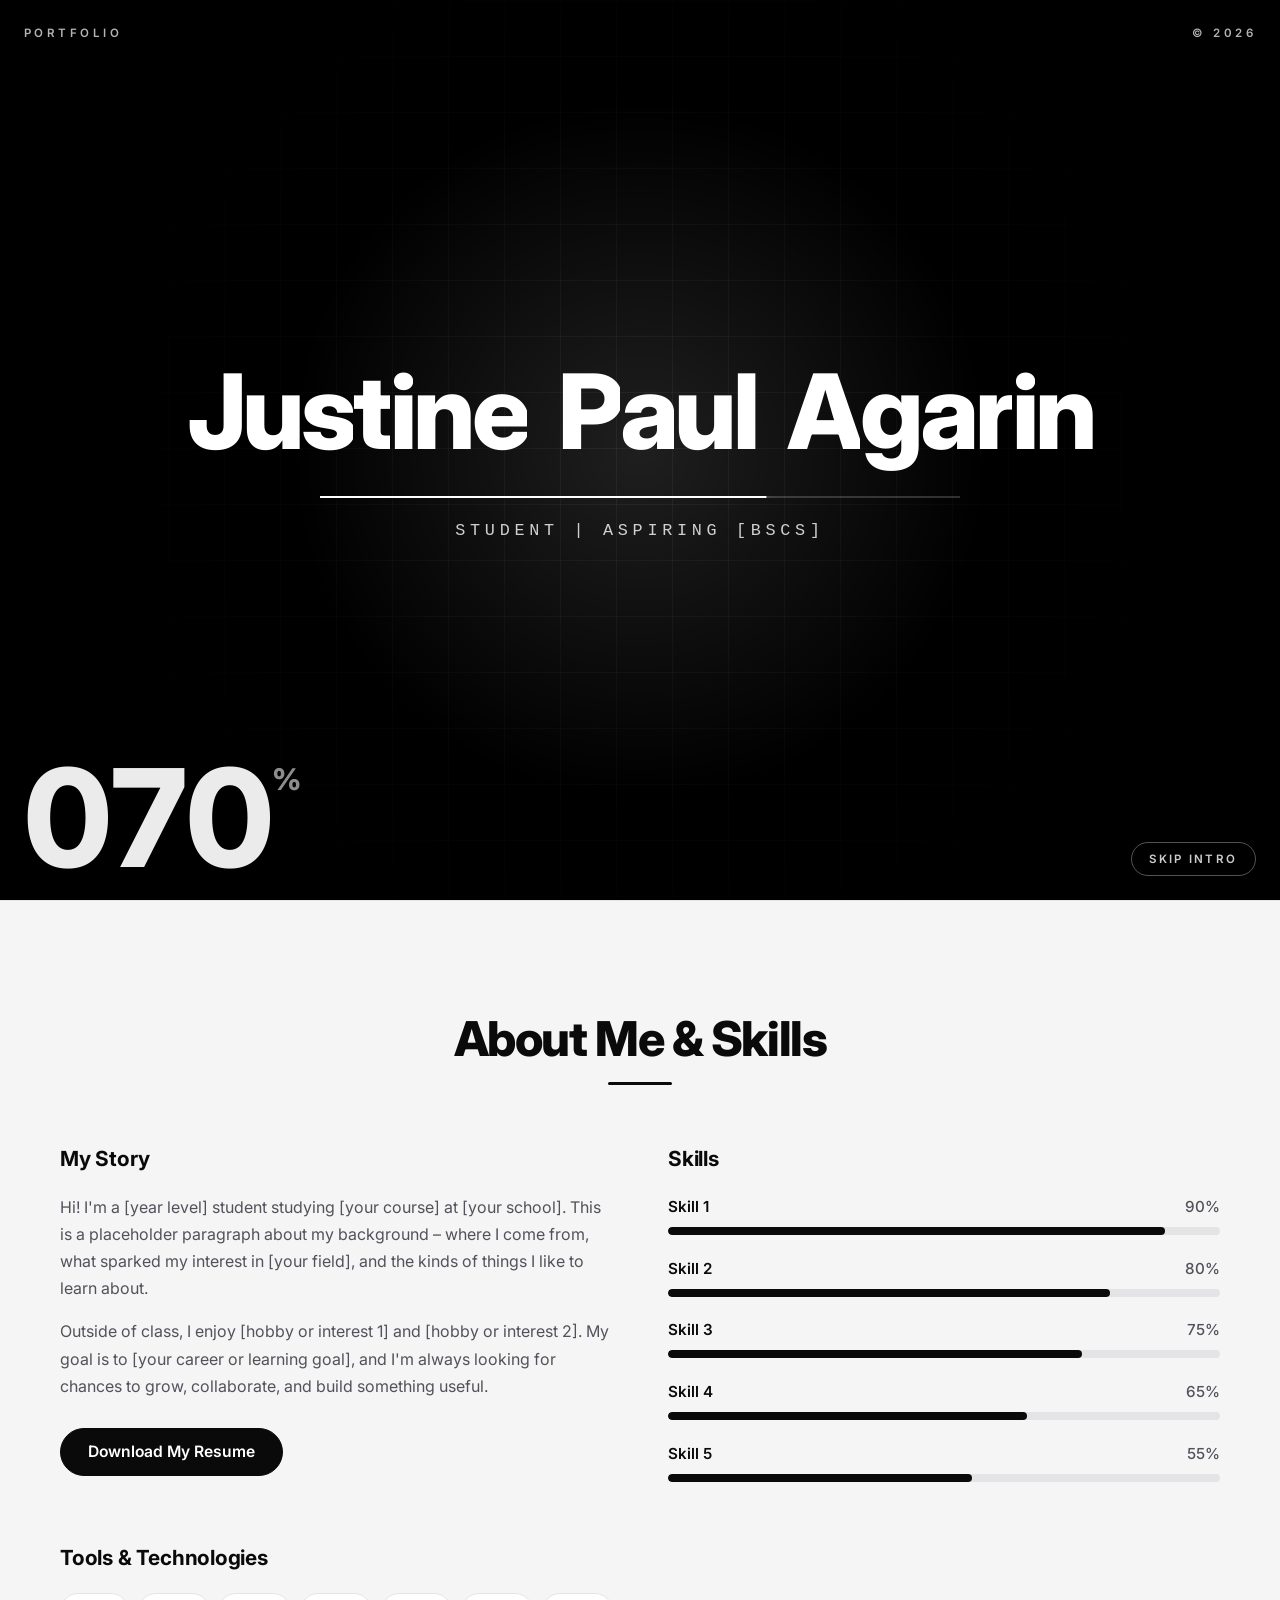
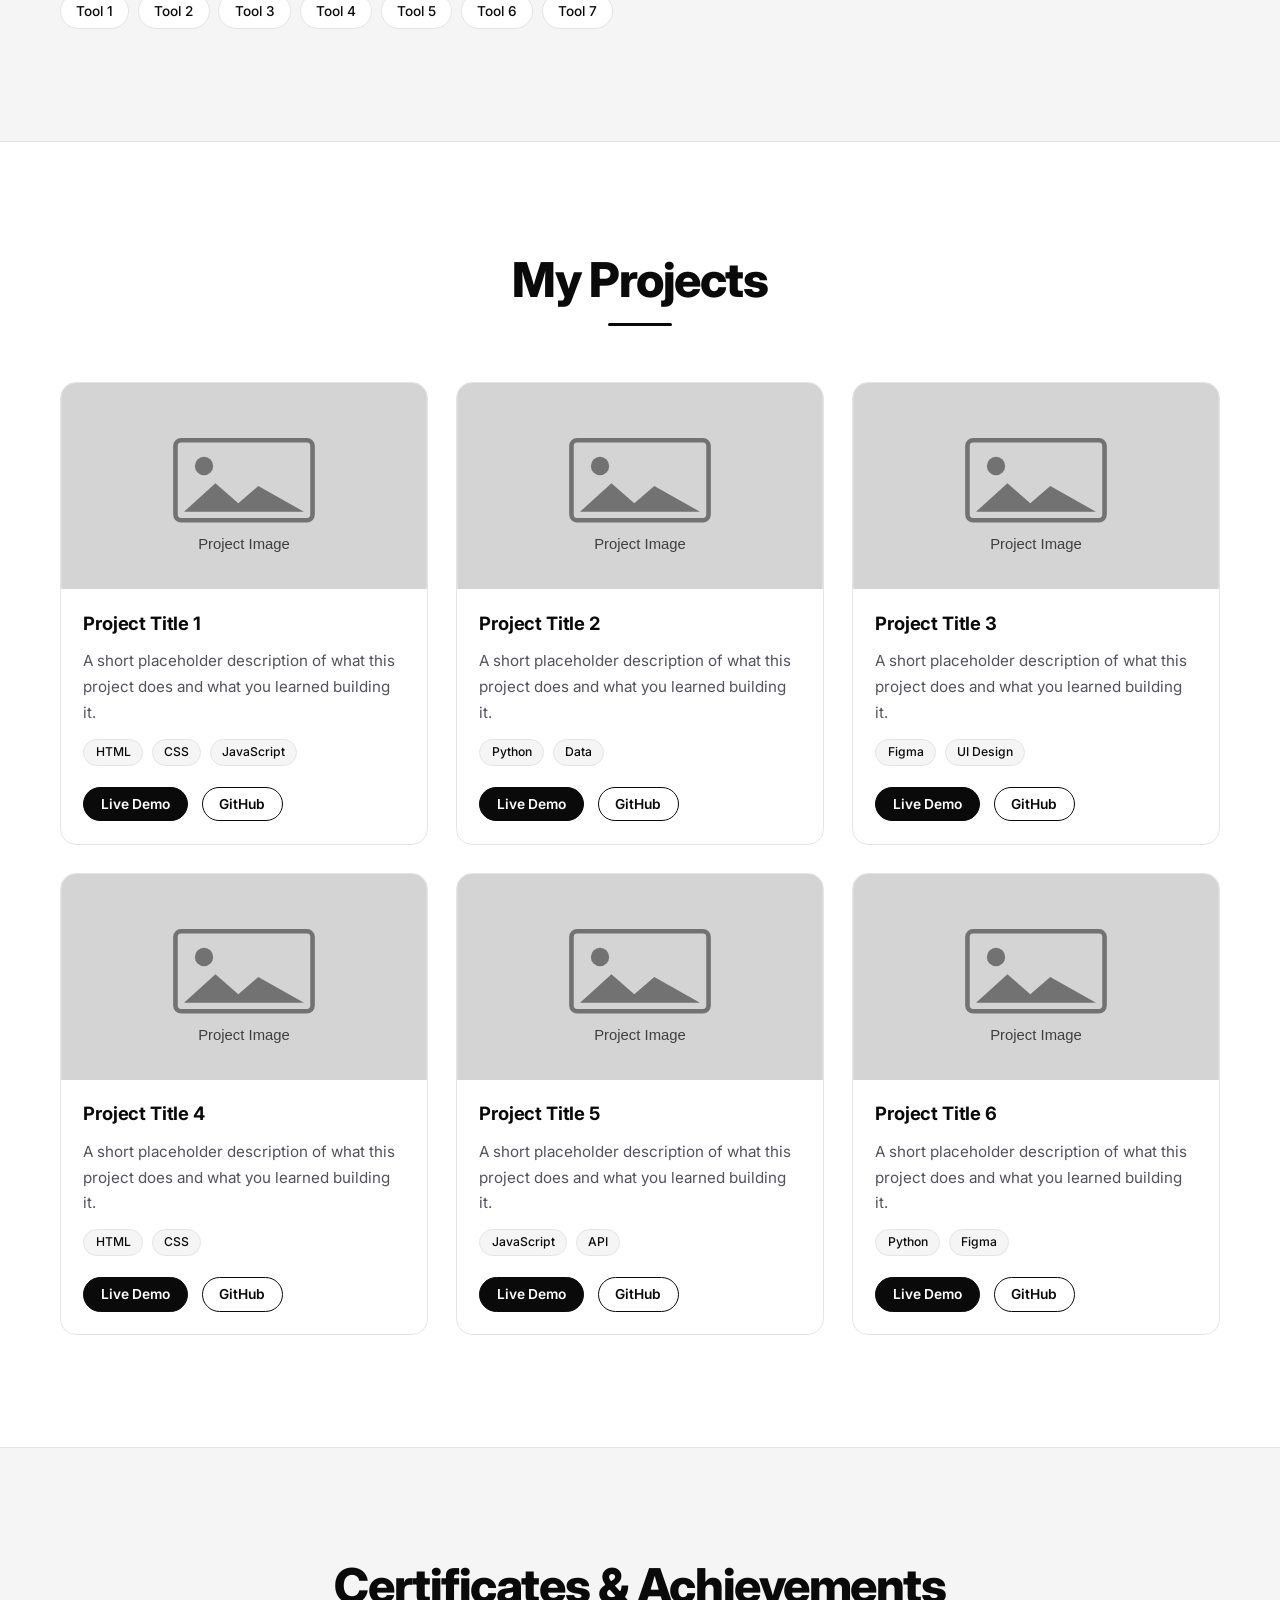
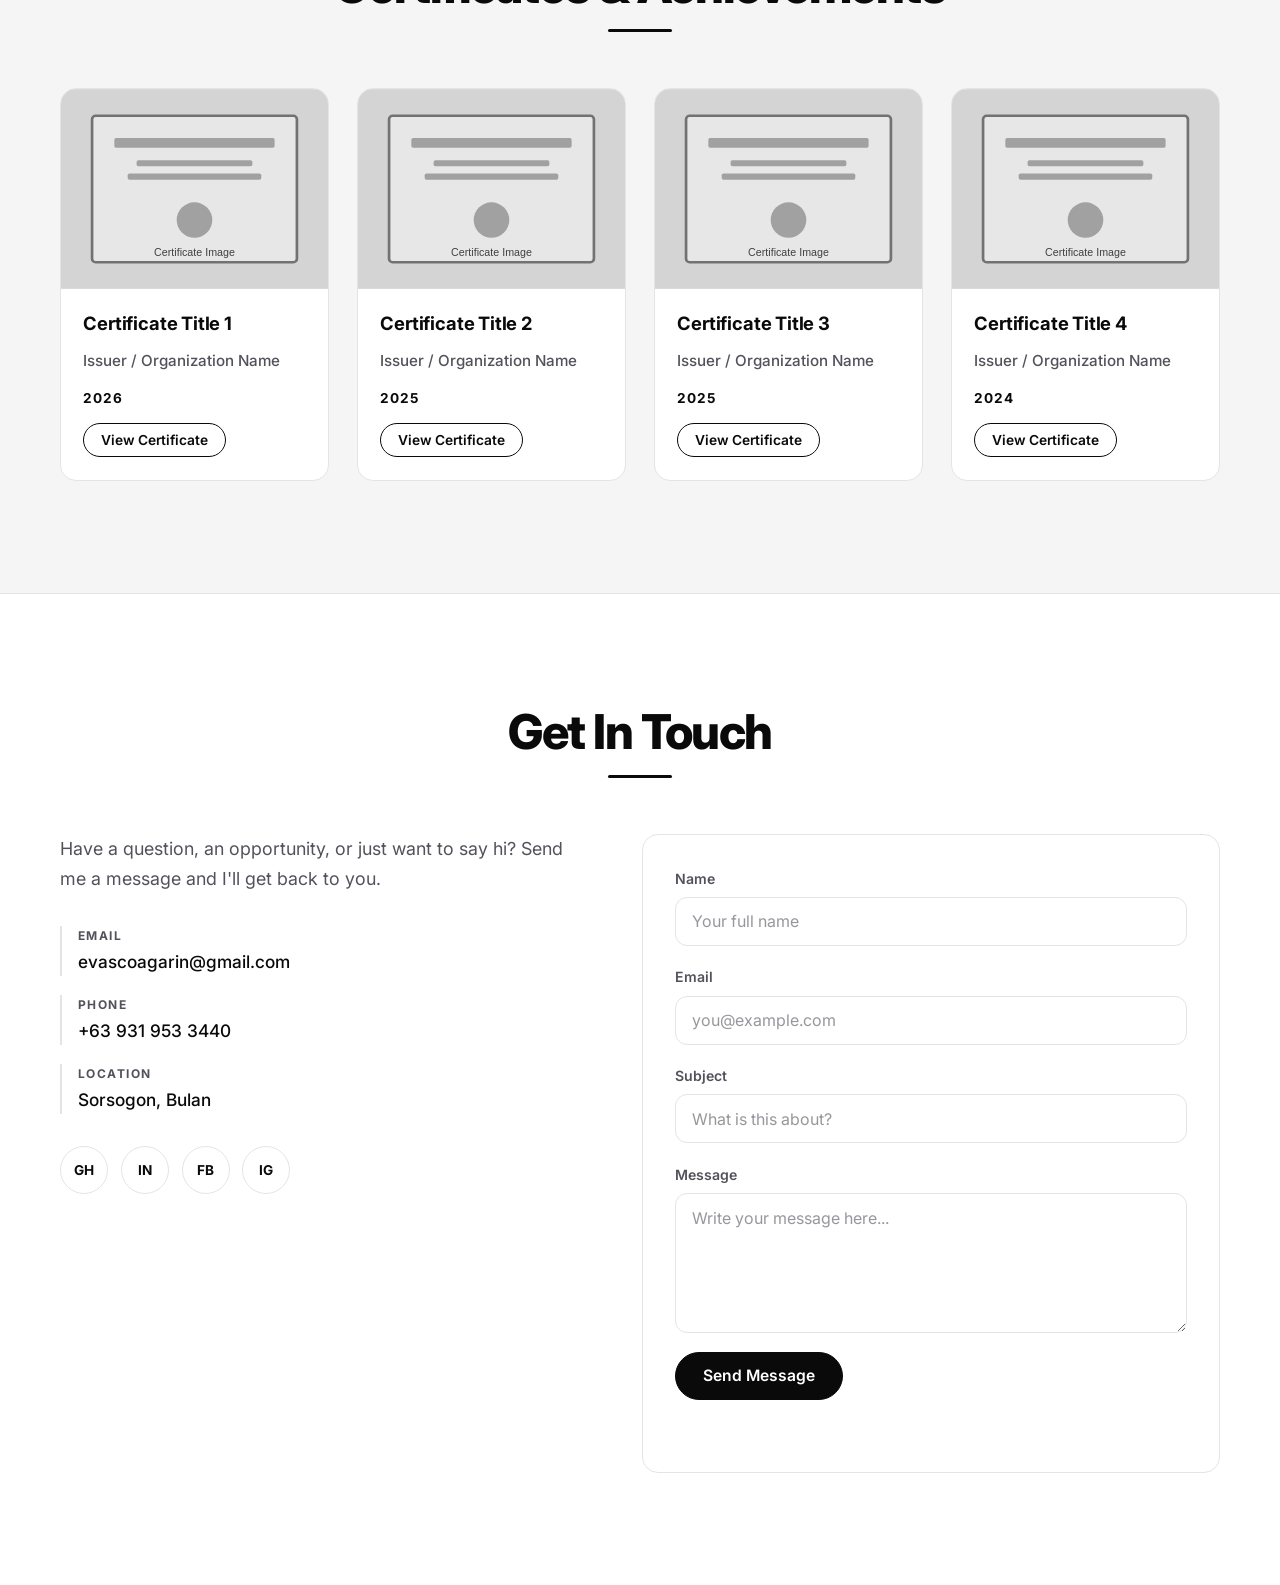
<file: index.html>
<!DOCTYPE html>
<html lang="en">
<head>
  <meta charset="UTF-8" />
  <link rel="icon" type="image/svg+xml" href="/assets/logo.jpg" />
  <meta name="viewport" content="width=device-width, initial-scale=1.0" />

  <!-- REPLACE THIS: page title (shows in the browser tab) -->
  <title>Justine Paul Pogi | Student Portfolio</title>
  <meta name="description" content="Personal portfolio of Justine Paul Pogi – student and aspiring [Your Field]." />

  <!-- Modern sans-serif font (Inter). Remove these 3 lines to use only system fonts. -->
  <link rel="preconnect" href="https://fonts.googleapis.com" />
  <link rel="preconnect" href="https://fonts.gstatic.com" crossorigin />
  <link href="https://fonts.googleapis.com/css2?family=Inter:wght@400;500;600;700;800&display=swap" rel="stylesheet" />

  <!-- CSS: one file per part of the site (all loaded on this one page) -->
  <link rel="stylesheet" href="css/base.css" />
  <link rel="stylesheet" href="css/navbar.css" />
  <link rel="stylesheet" href="css/home.css" />
  <link rel="stylesheet" href="css/about.css" />
  <link rel="stylesheet" href="css/cards.css" />
  <link rel="stylesheet" href="css/projects.css" />
  <link rel="stylesheet" href="css/certificates.css" />
  <link rel="stylesheet" href="css/contact.css" />
  <link rel="stylesheet" href="css/intro.css" />

  <!-- Sets light/dark theme before the page paints (prevents a flash) -->
  <script src="js/theme-init.js"></script>
</head>

<body>
  <a class="skip-link" href="#main">Skip to main content</a>

  <!-- =====================================================
       THIS PAGE IS JUST A SHELL.
       Each data-include line below is replaced by the content of that file
       (see js/load.js). Edit the files inside the sections/ folder, not this one.
       To reorder sections, move the lines. To remove one, delete its line.
       ===================================================== -->

  <!-- Opening animation (remove this line to turn the intro off) -->
  <div data-include="sections/intro.html"></div>

  <div data-include="sections/navbar.html"></div>

  <main id="main">
    <div data-include="sections/home.html"></div>
    <div data-include="sections/about.html"></div>
    <div data-include="sections/projects.html"></div>
    <div data-include="sections/certificates.html"></div>
    <div data-include="sections/contact.html"></div>
  </main>

  <noscript><p style="padding:6rem 1.5rem;text-align:center">Please turn on JavaScript to view this portfolio.</p></noscript>

  <!-- Loads the sections above, then starts the other scripts in js/ -->
  <script src="js/load.js"></script>
</body>
</html>
</file>
<file: css/base.css>
/* =========================================================
   css/base.css  –  SHARED BY ALL PAGES
   Colors, reset, layout helpers, buttons, tags, animations.
   >>> CHANGE YOUR COLORS HERE <<<
   ========================================================= */

/* ---------- THEME VARIABLES ---------- */
:root {
  --font: "Inter", system-ui, -apple-system, "Segoe UI", Roboto, Helvetica, Arial, sans-serif;
  --radius: 16px;
  --nav-height: 72px;
  --transition: 0.3s cubic-bezier(0.22, 1, 0.36, 1);
}

/* Light mode (white) */
:root[data-theme="light"] {
  --accent: #0a0a0a;
  --accent-hover: #3f3f46;
  --bg: #ffffff;
  --bg-alt: #f5f5f5;
  --surface: #ffffff;
  --text: #0a0a0a;
  --text-muted: #52525b;
  --border: #e4e4e7;
  --border-strong: #0a0a0a;
  --shadow: 0 14px 40px rgba(0, 0, 0, 0.12);
  --on-accent: #ffffff;
  --grid-line: rgba(0, 0, 0, 0.045);
  --glow: rgba(0, 0, 0, 0.07);
}

/* Dark mode (black) – default look */
:root,
:root[data-theme="dark"] {
  --accent: #ffffff;
  --accent-hover: #d4d4d8;
  --bg: #000000;
  --bg-alt: #0a0a0a;
  --surface: #111111;
  --text: #fafafa;
  --text-muted: #a1a1aa;
  --border: #27272a;
  --border-strong: #ffffff;
  --shadow: 0 18px 50px rgba(255, 255, 255, 0.07);
  --on-accent: #000000;
  --grid-line: rgba(255, 255, 255, 0.045);
  --glow: rgba(255, 255, 255, 0.09);
}

/* ---------- RESET ---------- */
*,
*::before,
*::after { box-sizing: border-box; }

html {
  scroll-behavior: smooth;
  scroll-padding-top: var(--nav-height);
  scrollbar-width: thin;
  scrollbar-color: var(--text-muted) var(--bg);
}

body {
  margin: 0;
  font-family: var(--font);
  font-size: 1rem;
  line-height: 1.7;
  color: var(--text);
  background: var(--bg);
  overflow-x: hidden;
  -webkit-font-smoothing: antialiased;
  transition: background 0.5s ease, color 0.5s ease;
}

/* Subtle grid + soft light behind everything */
body::before {
  content: "";
  position: fixed;
  inset: 0;
  z-index: -1;
  pointer-events: none;
  background:
    radial-gradient(ellipse 70% 50% at 50% -10%, var(--glow), transparent 70%),
    linear-gradient(var(--grid-line) 1px, transparent 1px) 0 0 / 56px 56px,
    linear-gradient(90deg, var(--grid-line) 1px, transparent 1px) 0 0 / 56px 56px;
  -webkit-mask-image: radial-gradient(ellipse 90% 80% at 50% 20%, #000 40%, transparent 100%);
          mask-image: radial-gradient(ellipse 90% 80% at 50% 20%, #000 40%, transparent 100%);
}

::selection { background: var(--accent); color: var(--on-accent); }

img { display: block; max-width: 100%; height: auto; }
ul { list-style: none; margin: 0; padding: 0; }
h1, h2, h3, p { margin: 0; }
a { color: var(--accent); text-decoration: none; transition: color var(--transition), opacity var(--transition); }
a:hover { color: var(--accent-hover); }

:focus-visible { outline: 2px solid var(--accent); outline-offset: 3px; border-radius: 6px; }

.skip-link {
  position: absolute;
  left: 1rem;
  top: -4rem;
  background: var(--accent);
  color: var(--on-accent);
  padding: 0.6rem 1rem;
  border-radius: 8px;
  z-index: 300;
  transition: top 0.2s;
}
.skip-link:focus { top: 1rem; color: var(--on-accent); }

/* ---------- LAYOUT HELPERS ---------- */
.container { width: min(1160px, 100% - 2.5rem); margin-inline: auto; }

.section { padding: 7rem 0; position: relative; }

/* Alternate background for every other section (About, Certificates) */
.section.alt { background: var(--bg-alt); border-block: 1px solid var(--border); }

.section-title {
  font-size: clamp(2rem, 5vw, 3rem);
  font-weight: 800;
  letter-spacing: -0.03em;
  line-height: 1.1;
  text-align: center;
  margin-bottom: 3.5rem;
}
.section-title::after {
  content: "";
  display: block;
  width: 64px;
  height: 3px;
  margin: 1rem auto 0;
  border-radius: 3px;
  background: var(--accent);
  transform-origin: center;
  transform: scaleX(0.4);
  transition: transform 0.9s cubic-bezier(0.22, 1, 0.36, 1) 0.2s;
}
.section-title.visible::after { transform: scaleX(1); }

.grid { display: grid; gap: 1.75rem; }
.lead { font-size: 1.12rem; color: var(--text-muted); }

/* ---------- BUTTONS ---------- */
.btn-row { display: flex; flex-wrap: wrap; gap: 0.85rem; }

.btn {
  position: relative;
  overflow: hidden;
  display: inline-block;
  padding: 0.85rem 1.7rem;
  font-family: inherit;
  font-size: 0.98rem;
  font-weight: 600;
  line-height: 1.2;
  text-align: center;
  border: 1.5px solid var(--accent);
  border-radius: 999px;
  cursor: pointer;
  transition: transform var(--transition), background var(--transition),
              color var(--transition), box-shadow var(--transition), border-color var(--transition);
}
.btn:hover { transform: translateY(-3px); box-shadow: var(--shadow); }
.btn:active { transform: translateY(-1px) scale(0.98); }

/* Light sweep on hover */
.btn::before {
  content: "";
  position: absolute;
  top: 0;
  left: -120%;
  width: 60%;
  height: 100%;
  background: linear-gradient(100deg, transparent, rgba(128, 128, 128, 0.35), transparent);
  transform: skewX(-20deg);
  transition: left 0.7s ease;
  pointer-events: none;
}
.btn:hover::before { left: 140%; }

.btn-primary { background: var(--accent); color: var(--on-accent); }
.btn-primary:hover { background: var(--accent-hover); border-color: var(--accent-hover); color: var(--on-accent); }

.btn-outline { background: transparent; color: var(--text); border-color: var(--border-strong); }
.btn-outline:hover { background: var(--accent); color: var(--on-accent); }

.btn-sm { padding: 0.5rem 1.05rem; font-size: 0.86rem; }

/* ---------- TAGS ---------- */
.tag-list { display: flex; flex-wrap: wrap; gap: 0.55rem; }
.tag {
  padding: 0.35rem 0.95rem;
  font-size: 0.85rem;
  font-weight: 500;
  color: var(--text);
  background: var(--surface);
  border: 1px solid var(--border);
  border-radius: 999px;
  transition: border-color var(--transition), color var(--transition), transform var(--transition),
              background var(--transition);
}
.tag:hover { border-color: var(--accent); background: var(--accent); color: var(--on-accent); transform: translateY(-3px); }
.tag-list.small .tag { padding: 0.15rem 0.7rem; font-size: 0.76rem; background: var(--bg-alt); }

/* ---------- ANIMATIONS ---------- */
@keyframes pageIn {
  from { opacity: 0; transform: translateY(14px); }
  to   { opacity: 1; transform: none; }
}
@keyframes rise {
  from { opacity: 0; transform: translateY(30px); }
  to   { opacity: 1; transform: none; }
}

/* Every page fades in; links fade the page out (see js/page-transition.js) */
main { animation: pageIn 0.7s cubic-bezier(0.22, 1, 0.36, 1) both; }
body.page-leaving { opacity: 0; transition: opacity 0.28s ease; }

/* Scroll reveal – only hides things when JavaScript is running */
.js .reveal {
  opacity: 0;
  transform: translateY(40px) scale(0.98);
  transition: opacity 0.9s cubic-bezier(0.22, 1, 0.36, 1), transform 0.9s cubic-bezier(0.22, 1, 0.36, 1),
              box-shadow var(--transition), border-color var(--transition);
  transition-delay: var(--d, 0ms);
}
.js .reveal.visible { opacity: 1; transform: none; }
/* After the entrance finishes, drop the delay so hover feels instant */
.js .reveal.settled { transition-delay: 0ms; transition-duration: 0.9s, 0.35s, 0.3s, 0.3s; }

/* ---------- EXTRAS CREATED BY js/extras.js ---------- */
.scroll-progress {
  position: fixed;
  top: 0;
  left: 0;
  height: 3px;
  width: 100%;
  z-index: 250;
  background: var(--accent);
  transform: scaleX(0);
  transform-origin: left;
  pointer-events: none;
}

.cursor-glow {
  position: fixed;
  top: 0;
  left: 0;
  width: 520px;
  height: 520px;
  margin: -260px 0 0 -260px;
  border-radius: 50%;
  background: radial-gradient(circle, var(--glow), transparent 65%);
  pointer-events: none;
  z-index: -1;
  will-change: transform;
  opacity: 0;
  transition: opacity 0.6s ease;
}
.cursor-glow.on { opacity: 1; }

.to-top {
  position: fixed;
  right: 1.25rem;
  bottom: 1.25rem;
  z-index: 120;
  width: 48px;
  height: 48px;
  display: grid;
  place-items: center;
  font-size: 1.2rem;
  font-family: inherit;
  color: var(--on-accent);
  background: var(--accent);
  border: none;
  border-radius: 50%;
  cursor: pointer;
  box-shadow: var(--shadow);
  opacity: 0;
  visibility: hidden;
  transform: translateY(16px);
  transition: opacity var(--transition), transform var(--transition), visibility var(--transition);
}
.to-top.show { opacity: 1; visibility: visible; transform: none; }
.to-top:hover { transform: translateY(-4px); }

/* ---------- ACCESSIBILITY & TOUCH ---------- */
@media (prefers-reduced-motion: reduce) {
  html { scroll-behavior: auto; }
  *, *::before, *::after { transition-duration: 0.01ms !important; animation-duration: 0.01ms !important; animation-iteration-count: 1 !important; }
  .js .reveal { opacity: 1; transform: none; }
  .section-title::after { transform: scaleX(1); }
}
@media (hover: none) { .cursor-glow { display: none; } }

/* ---------- RESPONSIVE (shared) ---------- */
@media (max-width: 600px) {
  .section { padding: 4.5rem 0; }
  .section-title { margin-bottom: 2.5rem; }
  .btn-row .btn { flex: 1 1 auto; }
}
</file>
<file: css/navbar.css>
/* =========================================================
   css/navbar.css  –  TOP NAVIGATION (all pages)
   Desktop: links in a row.  Phone/tablet: hamburger menu.
   ========================================================= */

.site-header {
  position: fixed;
  inset: 0 0 auto 0;
  height: var(--nav-height);
  z-index: 100;
  background: color-mix(in srgb, var(--bg) 70%, transparent);
  backdrop-filter: blur(16px) saturate(140%);
  -webkit-backdrop-filter: blur(16px) saturate(140%);
  border-bottom: 1px solid transparent;
  transition: background var(--transition), box-shadow var(--transition), border-color var(--transition);
}
.site-header.scrolled { border-bottom-color: var(--border); box-shadow: 0 10px 30px rgba(0, 0, 0, 0.18); }

.navbar {
  height: 100%;
  display: flex;
  align-items: center;
  justify-content: space-between;
  gap: 1rem;
}

/* Logo placeholder (only if you add the <a class="logo"> back in the HTML) */
.logo {
  display: grid;
  place-items: center;
  min-width: 52px;
  height: 38px;
  padding: 0 0.75rem;
  border: 2px solid var(--accent);
  border-radius: 8px;
  font-size: 0.8rem;
  font-weight: 800;
  letter-spacing: 0.08em;
  color: var(--accent);
}

.nav-links { display: flex; gap: 0.25rem; }
.nav-links a {
  position: relative;
  display: block;
  padding: 0.5rem 0.95rem;
  font-weight: 500;
  font-size: 0.95rem;
  color: var(--text-muted);
  border-radius: 8px;
  transition: color var(--transition);
}
/* Animated underline */
.nav-links a::after {
  content: "";
  position: absolute;
  left: 0.95rem;
  right: 0.95rem;
  bottom: 0.2rem;
  height: 2px;
  background: var(--accent);
  border-radius: 2px;
  transform: scaleX(0);
  transform-origin: left;
  transition: transform var(--transition);
}
.nav-links a:hover { color: var(--text); }
.nav-links a:hover::after,
.nav-links a.active::after { transform: scaleX(1); }
.nav-links a.active { color: var(--text); font-weight: 600; }

.nav-actions { display: flex; align-items: center; gap: 0.5rem; margin-left: auto; }

.icon-btn {
  display: grid;
  place-items: center;
  width: 42px;
  height: 42px;
  border: 1px solid var(--border);
  border-radius: 12px;
  background: var(--surface);
  color: var(--text);
  font-size: 1.1rem;
  cursor: pointer;
  transition: transform var(--transition), border-color var(--transition), background var(--transition);
}
.icon-btn:hover { transform: translateY(-2px) rotate(8deg); border-color: var(--accent); }
.menu-toggle:hover { transform: translateY(-2px); }

/* Hamburger (hidden on desktop) */
.menu-toggle { display: none; gap: 4px; align-content: center; }
.menu-bar {
  display: block;
  width: 18px;
  height: 2px;
  background: currentColor;
  border-radius: 2px;
  transition: transform var(--transition), opacity var(--transition);
}
.menu-toggle[aria-expanded="true"] .menu-bar:nth-child(1) { transform: translateY(6px) rotate(45deg); }
.menu-toggle[aria-expanded="true"] .menu-bar:nth-child(2) { opacity: 0; }
.menu-toggle[aria-expanded="true"] .menu-bar:nth-child(3) { transform: translateY(-6px) rotate(-45deg); }

/* ---------- PHONE / TABLET ---------- */
@media (max-width: 900px) {
  .menu-toggle { display: grid; }
  .nav-links {
    position: absolute;
    top: var(--nav-height);
    left: 0;
    right: 0;
    flex-direction: column;
    gap: 0;
    padding: 0.75rem 1.25rem 1.25rem;
    background: color-mix(in srgb, var(--bg) 96%, transparent);
    backdrop-filter: blur(16px);
    -webkit-backdrop-filter: blur(16px);
    border-bottom: 1px solid var(--border);
    box-shadow: var(--shadow);
    transform: translateY(-12px);
    opacity: 0;
    visibility: hidden;
    transition: opacity var(--transition), transform var(--transition), visibility var(--transition);
  }
  .nav-links.open { opacity: 1; visibility: visible; transform: none; }
  .nav-links a { padding: 0.9rem 0.5rem; font-size: 1.05rem; }
  .nav-links a::after { left: 0.5rem; right: auto; width: 28px; bottom: 0.45rem; }
}
</file>
<file: css/home.css>
/* =========================================================
   css/home.css  –  HOME PAGE (index.html) ONLY
   ========================================================= */

@keyframes float {
  0%, 100% { translate: 0 0; }
  50%      { translate: 0 -12px; }
}
@keyframes spin { to { transform: rotate(360deg); } }

.hero {
  min-height: 100vh;
  display: flex;
  align-items: center;
  padding-top: calc(var(--nav-height) + 3rem);
  overflow: hidden;
}

.hero-inner {
  display: grid;
  grid-template-columns: auto 1fr;
  align-items: center;
  gap: 5rem;
}

/* ---------- Profile photo ---------- */
.profile-photo {
  position: relative;
  width: clamp(230px, 28vw, 360px);
  aspect-ratio: 1;
  border-radius: 50%;
  border: 4px solid var(--accent);
  box-shadow: 0 0 0 10px var(--bg), 0 0 0 11px var(--border), var(--shadow);
  background: var(--bg-alt);
  animation: float 6s ease-in-out infinite;
}
.profile-photo img {
  width: 100%;
  height: 100%;
  object-fit: cover;
  border-radius: 50%;
  transition: transform 0.6s ease;
}
.profile-photo:hover img { transform: scale(1.05); }
/* Rotating dashed ring */
.profile-photo::after {
  content: "";
  position: absolute;
  inset: -26px;
  border-radius: 50%;
  border: 1.5px dashed var(--text-muted);
  opacity: 0.55;
  animation: spin 40s linear infinite;
  pointer-events: none;
}

/* ---------- Hero text ---------- */
.eyebrow {
  display: inline-flex;
  align-items: center;
  gap: 0.6rem;
  font-weight: 600;
  font-size: 0.9rem;
  letter-spacing: 0.14em;
  text-transform: uppercase;
  color: var(--text-muted);
  margin-bottom: 0.5rem;
}
.eyebrow::before { content: ""; width: 34px; height: 2px; background: var(--accent); }

.hero h1 {
  font-size: clamp(2.6rem, 7vw, 4.8rem);
  font-weight: 800;
  line-height: 1.05;
  letter-spacing: -0.04em;
  background: linear-gradient(120deg, var(--text) 30%, var(--text-muted) 100%);
  -webkit-background-clip: text;
          background-clip: text;
  -webkit-text-fill-color: transparent;
}
.role { margin: 0.8rem 0 1.3rem; font-size: clamp(1.1rem, 2.5vw, 1.45rem); font-weight: 600; color: var(--text); }
.hero .lead { max-width: 52ch; margin-bottom: 2.2rem; }

/* Hero text rises in one line after another */
.js .hero-text.reveal > * { opacity: 0; animation: rise 0.9s cubic-bezier(0.22, 1, 0.36, 1) forwards; }
.js .hero-text.reveal > :nth-child(1) { animation-delay: 0.15s; }
.js .hero-text.reveal > :nth-child(2) { animation-delay: 0.3s; }
.js .hero-text.reveal > :nth-child(3) { animation-delay: 0.45s; }
.js .hero-text.reveal > :nth-child(4) { animation-delay: 0.6s; }
.js .hero-text.reveal > :nth-child(5) { animation-delay: 0.75s; }

@media (prefers-reduced-motion: reduce) {
  .js .hero-text.reveal > * { opacity: 1; }
}

/* ---------- PHONE / TABLET ---------- */
@media (max-width: 900px) {
  .hero-inner { grid-template-columns: 1fr; justify-items: center; text-align: center; gap: 3rem; }
  .eyebrow { justify-content: center; }
  .hero .lead { margin-inline: auto; }
  .hero .btn-row { justify-content: center; }
}
@media (max-width: 600px) {
  .profile-photo::after { inset: -18px; }
}
</file>
<file: css/about.css>
/* =========================================================
   css/about.css  –  ABOUT PAGE (about.html) ONLY
   ========================================================= */

.about-grid {
  display: grid;
  grid-template-columns: 1fr 1fr;
  gap: 3.5rem;
  align-items: start;
}
.about-bio h3,
.skills h3,
.tools h3 { font-size: 1.3rem; font-weight: 700; letter-spacing: -0.01em; margin-bottom: 1.1rem; }
.about-bio p { color: var(--text-muted); margin-bottom: 1rem; }
.about-bio .btn { margin-top: 0.75rem; }

/* ---------- Skill bars ---------- */
.skill-list { display: grid; gap: 1.3rem; }
.skill-head { display: flex; justify-content: space-between; font-weight: 600; font-size: 0.95rem; margin-bottom: 0.45rem; }
.skill-head span:last-child { color: var(--text-muted); font-weight: 500; }

.bar { height: 8px; background: var(--border); border-radius: 999px; overflow: hidden; }
.bar-fill {
  display: block;
  width: 0;                                   /* animated to data-level by js/reveal.js */
  height: 100%;
  background: var(--accent);
  border-radius: 999px;
  transition: width 1.4s cubic-bezier(0.22, 1, 0.36, 1);
}

/* ---------- Tools & Technologies ---------- */
.tools { margin-top: 3.5rem; }

/* ---------- PHONE / TABLET ---------- */
@media (max-width: 900px) {
  .about-grid { grid-template-columns: 1fr; gap: 2.5rem; }
}
</file>
<file: css/cards.css>
/* =========================================================
   css/cards.css  –  CARD STYLE
   Shared by the Projects page and the Certificates page only.
   ========================================================= */

.card {
  position: relative;
  display: flex;
  flex-direction: column;
  overflow: hidden;
  background: var(--surface);
  border: 1px solid var(--border);
  border-radius: var(--radius);
  transition: transform var(--transition), box-shadow var(--transition), border-color var(--transition);
}

/* Mouse-following spotlight (--mx / --my are set by js/extras.js) */
.card::after {
  content: "";
  position: absolute;
  inset: 0;
  border-radius: inherit;
  background: radial-gradient(420px circle at var(--mx, 50%) var(--my, 50%), var(--glow), transparent 55%);
  opacity: 0;
  transition: opacity 0.4s ease;
  pointer-events: none;
}
.card:hover { transform: translateY(-8px); box-shadow: var(--shadow); border-color: var(--border-strong); }
.card:hover::after { opacity: 1; }

.card img {
  width: 100%;
  object-fit: cover;
  filter: grayscale(100%);
  transition: transform 0.7s cubic-bezier(0.22, 1, 0.36, 1), filter 0.5s ease;
}
.card:hover img { transform: scale(1.06); filter: grayscale(0%); }

.card-body { display: flex; flex-direction: column; gap: 0.8rem; flex: 1; padding: 1.4rem; position: relative; z-index: 1; }
.card-body h3 { font-size: 1.15rem; font-weight: 700; line-height: 1.3; letter-spacing: -0.01em; }
.card-body p { color: var(--text-muted); font-size: 0.95rem; }

/* Touch screens: no "stuck" hover effects */
@media (hover: none) {
  .card:hover { transform: none; }
  .card:hover img { transform: none; filter: grayscale(100%); }
}
</file>
<file: css/projects.css>
/* =========================================================
   css/projects.css  –  PROJECTS PAGE (projects.html) ONLY
   ========================================================= */

.projects-grid { grid-template-columns: repeat(3, 1fr); }

.project-card img { aspect-ratio: 16 / 9; }
.project-card .btn-row { margin-top: auto; padding-top: 0.5rem; }

/* ---------- TABLET: 2 columns / PHONE: 1 column ---------- */
@media (max-width: 900px) {
  .projects-grid { grid-template-columns: repeat(2, 1fr); }
}
@media (max-width: 600px) {
  .projects-grid { grid-template-columns: 1fr; }
}
</file>
<file: css/certificates.css>
/* =========================================================
   css/certificates.css  –  CERTIFICATES PAGE (certificates.html) ONLY
   ========================================================= */

.certs-grid { grid-template-columns: repeat(4, 1fr); }

.cert-card img { aspect-ratio: 4 / 3; }
.cert-card .btn { align-self: flex-start; margin-top: auto; }

.meta { font-weight: 500; }
.meta.year { font-size: 0.85rem; color: var(--text); font-weight: 700; letter-spacing: 0.06em; }

/* ---------- LAPTOP/TABLET: 2 columns / PHONE: 1 column ---------- */
@media (max-width: 1080px) {
  .certs-grid { grid-template-columns: repeat(2, 1fr); }
}
@media (max-width: 600px) {
  .certs-grid { grid-template-columns: 1fr; }
}
</file>
<file: css/contact.css>
/* =========================================================
   css/contact.css  –  CONTACT PAGE (contact.html) ONLY
   Contact info, social icons, and the message form.
   ========================================================= */

.contact-grid {
  display: grid;
  grid-template-columns: 1fr 1.1fr;
  gap: 3.5rem;
  align-items: start;
}

/* ---------- Email / phone / location ---------- */
.contact-list { display: grid; gap: 1.2rem; margin: 2rem 0; }
.contact-list li { display: flex; flex-direction: column; padding-left: 1rem; border-left: 2px solid var(--border); transition: border-color var(--transition); }
.contact-list li:hover { border-left-color: var(--accent); }
.contact-label { font-size: 0.75rem; font-weight: 700; text-transform: uppercase; letter-spacing: 0.12em; color: var(--text-muted); }
.contact-list a,
.contact-list li > span:last-child { font-size: 1.08rem; font-weight: 500; }
.contact-list a { color: var(--text); }
.contact-list a:hover { color: var(--text-muted); }
.contact-list li > span:last-child { color: var(--text); }

/* ---------- Social icons ---------- */
.social-list { display: flex; flex-wrap: wrap; gap: 0.8rem; }
.social {
  display: grid;
  place-items: center;
  width: 48px;
  height: 48px;
  font-size: 0.85rem;
  font-weight: 700;
  color: var(--text);
  background: var(--surface);
  border: 1px solid var(--border);
  border-radius: 50%;
  transition: transform var(--transition), background var(--transition), color var(--transition),
              border-color var(--transition), box-shadow var(--transition);
}
.social:hover {
  transform: translateY(-5px) scale(1.08);
  background: var(--accent);
  border-color: var(--accent);
  color: var(--on-accent);
  box-shadow: var(--shadow);
}

/* ---------- Message form ---------- */
.contact-form {
  display: flex;
  flex-direction: column;
  padding: 2rem;
  gap: 1.2rem;
  background: var(--surface);
  border: 1px solid var(--border);
  border-radius: var(--radius);
}
.field { display: flex; flex-direction: column; gap: 0.4rem; }
.field label { font-size: 0.88rem; font-weight: 600; color: var(--text-muted); transition: color var(--transition); }
.field:focus-within label { color: var(--text); }
.field input,
.field textarea {
  width: 100%;
  padding: 0.85rem 1rem;
  font-family: inherit;
  font-size: 1rem;
  color: var(--text);
  background: var(--bg);
  border: 1px solid var(--border);
  border-radius: 12px;
  transition: border-color var(--transition), box-shadow var(--transition), transform var(--transition);
}
.field input::placeholder,
.field textarea::placeholder { color: var(--text-muted); opacity: 0.6; }
.field textarea { resize: vertical; min-height: 140px; }
.field input:focus,
.field textarea:focus {
  outline: none;
  border-color: var(--accent);
  box-shadow: 0 0 0 4px var(--glow);
  transform: translateY(-1px);
}
.contact-form .btn { align-self: flex-start; }
.form-status { min-height: 1.4em; font-size: 0.92rem; font-weight: 500; color: var(--text-muted); }

/* ---------- PHONE / TABLET ---------- */
@media (max-width: 900px) {
  .contact-grid { grid-template-columns: 1fr; gap: 2.5rem; }
}
@media (max-width: 600px) {
  .contact-form { padding: 1.4rem; }
}
</file>
<file: css/intro.css>
/* =========================================================
   css/intro.css  –  OPENING ANIMATION
   The intro is always black with white text, in light or dark mode.
   Timing is controlled in js/intro.js. Markup is in sections/intro.html.
   ========================================================= */

/* ---------- While the intro is playing ---------- */
/* Black cover so the page never flashes before the intro appears */
html.intro-active::before {
  content: "";
  position: fixed;
  inset: 0;
  background: #000;
  z-index: 9998;
}
/* No scrolling during the intro */
html.intro-lock,
html.intro-lock body { overflow: hidden; }

/* Hold the hero's entrance animation until the curtain opens */
html.intro-active .hero .reveal {
  opacity: 0 !important;
  transform: translateY(40px) !important;
  transition: none !important;
}
html.intro-active .hero-text.reveal > * { animation: none !important; opacity: 0; }

/* ---------- Overlay ---------- */
.intro {
  position: fixed;
  inset: 0;
  z-index: 9999;
  color: #fff;
  font-family: var(--font);
}

/* The two halves of the curtain */
.intro-panel {
  position: absolute;
  left: 0;
  right: 0;
  height: 50.5%;
  background: #000;
  transition: transform 1.05s cubic-bezier(0.77, 0, 0.18, 1);
}
.intro-panel--top { top: 0; }
.intro-panel--bottom { bottom: 0; }
.intro.open .intro-panel--top { transform: translateY(-100%); }
.intro.open .intro-panel--bottom { transform: translateY(100%); }

/* ---------- Content (fades out before the curtain opens) ---------- */
.intro-content {
  position: absolute;
  inset: 0;
  display: grid;
  place-items: center;
  padding: 1.5rem;
  transition: opacity 0.5s ease, transform 0.6s ease;
}
.intro.done .intro-content { opacity: 0; transform: scale(1.05); }

/* Faint grid + breathing glow behind the name */
.intro-content::before {
  content: "";
  position: absolute;
  inset: 0;
  background:
    linear-gradient(rgba(255, 255, 255, 0.05) 1px, transparent 1px) 0 0 / 56px 56px,
    linear-gradient(90deg, rgba(255, 255, 255, 0.05) 1px, transparent 1px) 0 0 / 56px 56px;
  -webkit-mask-image: radial-gradient(circle at center, #000 0%, transparent 70%);
          mask-image: radial-gradient(circle at center, #000 0%, transparent 70%);
  opacity: 0;
  transition: opacity 1.2s ease;
}
.intro.go .intro-content::before { opacity: 1; }
.intro-content::after {
  content: "";
  position: absolute;
  width: min(80vw, 760px);
  aspect-ratio: 1;
  border-radius: 50%;
  background: radial-gradient(circle, rgba(255, 255, 255, 0.12), transparent 65%);
  animation: introPulse 3s ease-in-out infinite;
  pointer-events: none;
}
@keyframes introPulse {
  0%, 100% { transform: scale(0.85); opacity: 0.6; }
  50%      { transform: scale(1.1);  opacity: 1; }
}

/* ---------- Small corner labels ---------- */
.intro-corner {
  position: absolute;
  top: 1.5rem;
  font-size: 0.72rem;
  font-weight: 600;
  letter-spacing: 0.3em;
  text-transform: uppercase;
  opacity: 0;
  transform: translateY(-8px);
  transition: opacity 0.8s ease 0.2s, transform 0.8s ease 0.2s;
}
.intro-corner--tl { left: 1.5rem; }
.intro-corner--tr { right: 1.5rem; }
.intro.go .intro-corner { opacity: 0.7; transform: none; }

/* ---------- Name, line, role ---------- */
.intro-center { position: relative; z-index: 1; text-align: center; }

.intro-name {
  display: flex;
  flex-wrap: wrap;
  justify-content: center;
  gap: 0 0.3em;
  margin: 0;
  font-size: clamp(2.3rem, 9vw, 6.5rem);
  font-weight: 800;
  letter-spacing: -0.04em;
  line-height: 1.1;
}
.intro-word { display: inline-flex; }

/* Each letter sits in a "mask" and slides up into view */
.intro-ch {
  display: inline-block;
  overflow: hidden;
  padding-bottom: 0.14em;
  margin-bottom: -0.14em;
}
.intro-ch > span {
  display: inline-block;
  transform: translateY(120%) rotate(8deg);
  transition: transform 1s cubic-bezier(0.16, 1, 0.3, 1);
  transition-delay: calc(var(--i) * 55ms + 250ms);
}
.intro.go .intro-ch > span { transform: none; }

/* Line that fills as the counter climbs */
.intro-line {
  width: min(640px, 78vw);
  height: 2px;
  margin: 1.7rem auto 1.2rem;
  background: rgba(255, 255, 255, 0.18);
  overflow: hidden;
}
.intro-line > span {
  display: block;
  height: 100%;
  background: #fff;
  box-shadow: 0 0 18px #fff;
  transform: scaleX(var(--p, 0));
  transform-origin: left;
}

/* Role text "decodes" from random characters (see js/intro.js) */
.intro-role {
  min-height: 1.6em;
  font-family: ui-monospace, "SFMono-Regular", Menlo, Consolas, monospace;
  font-size: clamp(0.72rem, 2.3vw, 1.05rem);
  letter-spacing: 0.28em;
  text-transform: uppercase;
  color: rgba(255, 255, 255, 0.8);
  opacity: 0;
  transition: opacity 0.6s ease 0.5s;
}
.intro.go .intro-role { opacity: 1; }

/* ---------- Counter + skip button ---------- */
.intro-counter {
  position: absolute;
  left: 1.5rem;
  bottom: 0.9rem;
  display: flex;
  align-items: flex-start;
  gap: 0.25rem;
  font-size: clamp(3rem, 13vw, 8.5rem);
  font-weight: 800;
  line-height: 1;
  letter-spacing: -0.05em;
  font-variant-numeric: tabular-nums;
  opacity: 0;
  transform: translateY(20px);
  transition: opacity 0.8s ease 0.3s, transform 0.8s cubic-bezier(0.16, 1, 0.3, 1) 0.3s;
}
.intro-counter small { font-size: 0.22em; letter-spacing: 0; margin-top: 0.5em; opacity: 0.6; }
.intro.go .intro-counter { opacity: 0.92; transform: none; }

.intro-skip {
  position: absolute;
  right: 1.5rem;
  bottom: 1.5rem;
  padding: 0.55rem 1.1rem;
  font-family: inherit;
  font-size: 0.72rem;
  font-weight: 600;
  letter-spacing: 0.2em;
  text-transform: uppercase;
  color: #fff;
  background: transparent;
  border: 1px solid rgba(255, 255, 255, 0.4);
  border-radius: 999px;
  cursor: pointer;
  opacity: 0;
  transition: opacity 0.8s ease 1s, background 0.3s ease, color 0.3s ease, border-color 0.3s ease;
}
.intro.go .intro-skip { opacity: 0.8; }
.intro-skip:hover { background: #fff; color: #000; border-color: #fff; opacity: 1; }
.intro-skip:focus-visible { outline: 2px solid #fff; outline-offset: 3px; }

/* ---------- PHONE ---------- */
@media (max-width: 600px) {
  .intro-corner { top: 1.1rem; font-size: 0.62rem; }
  .intro-corner--tl { left: 1.1rem; }
  .intro-corner--tr { right: 1.1rem; }
  .intro-counter { left: 1.1rem; bottom: 4.2rem; }
  .intro-skip { right: auto; left: 1.1rem; bottom: 1.3rem; }
}

@media (prefers-reduced-motion: reduce) {
  .intro-content::after { animation: none; }
}
</file>
